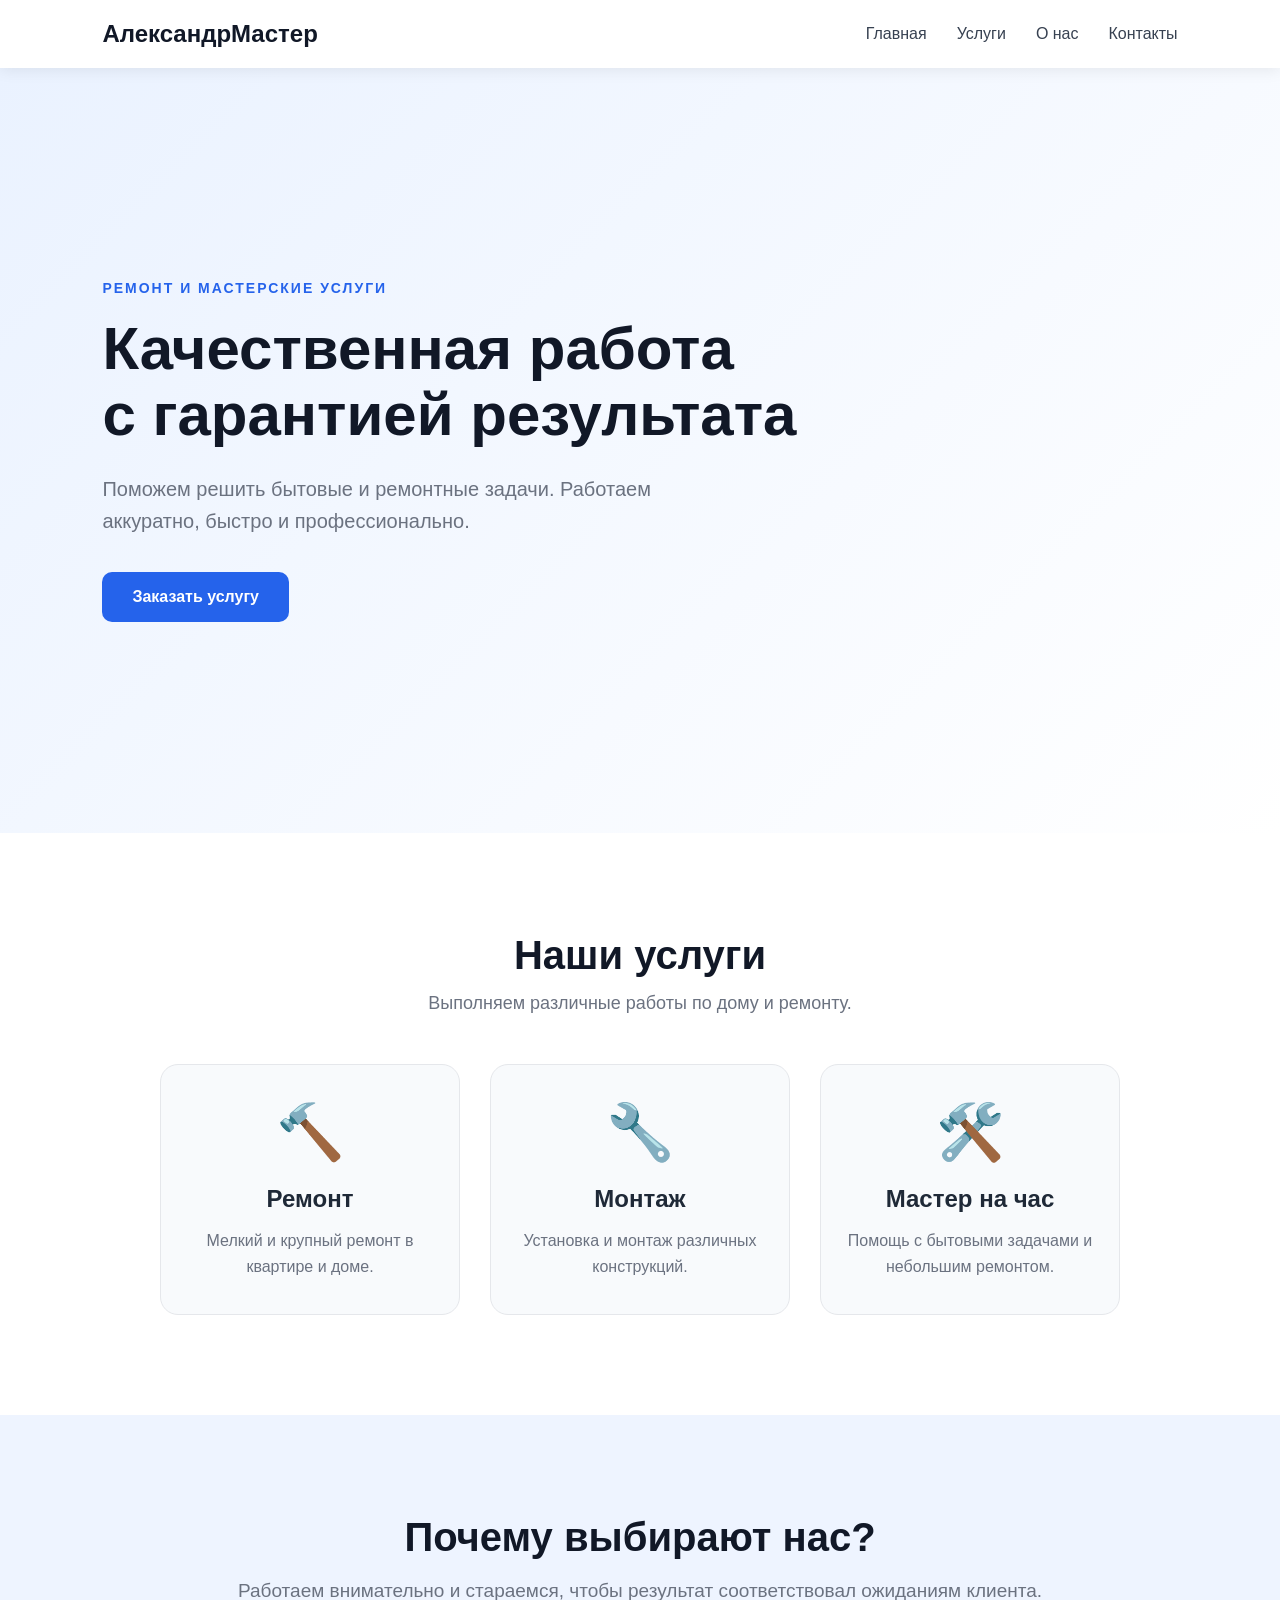
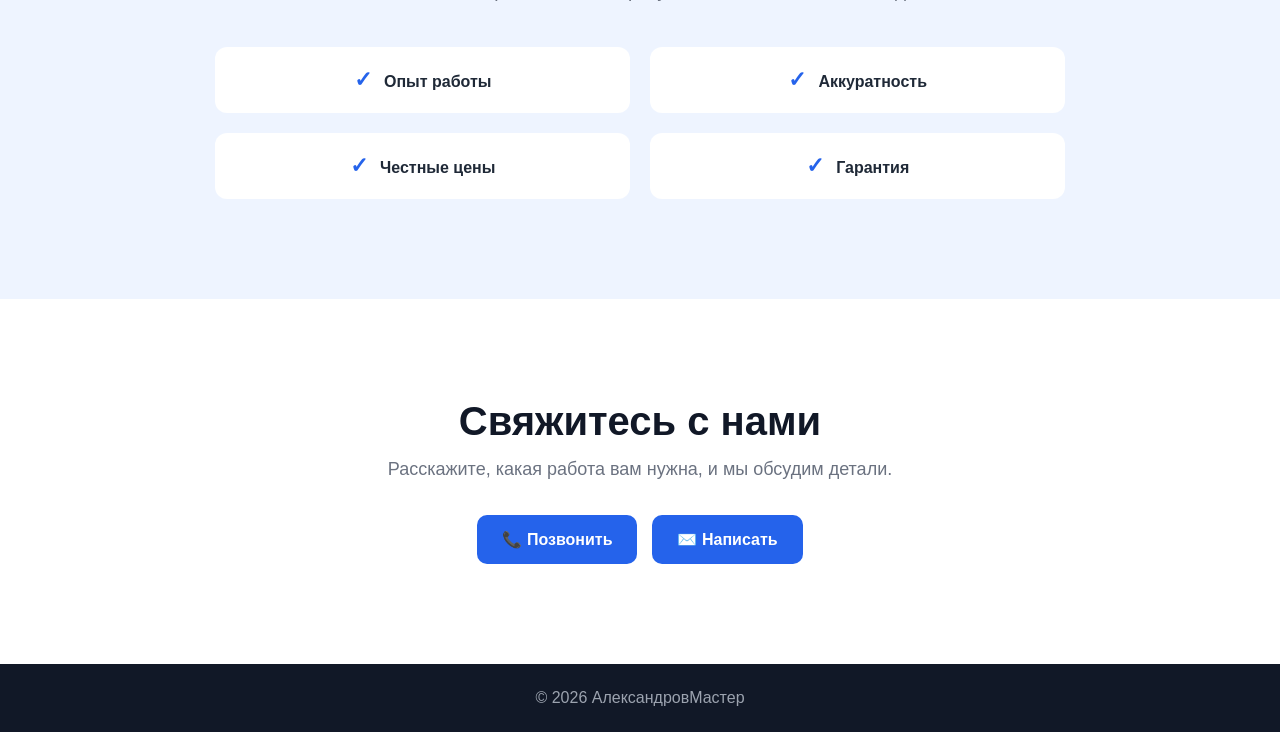
<file: master/index.html>
<!DOCTYPE html>
<html lang="ru">

<head>

    <meta charset="UTF-8">

    <meta name="viewport" content="width=device-width, initial-scale=1.0">

    <title>АлександровМастер — ремонт и услуги</title>

    <link rel="stylesheet" href="style.css">

</head>

<body>

    <header>

        <div class="logo">
            АлександрМастер
        </div>

        <nav>

            <a href="#home">Главная</a>

            <a href="#services">Услуги</a>

            <a href="#about">О нас</a>

            <a href="#contacts">Контакты</a>

        </nav>

    </header>


    <main>

        <section id="home" class="hero">

            <div class="hero-content">

                <p class="subtitle">
                    РЕМОНТ И МАСТЕРСКИЕ УСЛУГИ
                </p>

                <h1>
                    Качественная работа
                    <br>
                    с гарантией результата
                </h1>

                <p class="description">
                    Поможем решить бытовые и ремонтные задачи.
                    Работаем аккуратно, быстро и профессионально.
                </p>

                <a href="#contacts" class="button">
                    Заказать услугу
                </a>

            </div>

        </section>


        <section id="services" class="services">

            <h2>
                Наши услуги
            </h2>

            <p class="section-text">
                Выполняем различные работы по дому и ремонту.
            </p>


            <div class="service-cards">

                <div class="service-card">

                    <div class="icon">
                        🔨
                    </div>

                    <h3>
                        Ремонт
                    </h3>

                    <p>
                        Мелкий и крупный ремонт
                        в квартире и доме.
                    </p>

                </div>


                <div class="service-card">

                    <div class="icon">
                        🔧
                    </div>

                    <h3>
                        Монтаж
                    </h3>

                    <p>
                        Установка и монтаж
                        различных конструкций.
                    </p>

                </div>


                <div class="service-card">

                    <div class="icon">
                        🛠️
                    </div>

                    <h3>
                        Мастер на час
                    </h3>

                    <p>
                        Помощь с бытовыми задачами
                        и небольшим ремонтом.
                    </p>

                </div>

            </div>

        </section>


        <section id="about" class="about">

            <div class="about-content">

                <h2>
                    Почему выбирают нас?
                </h2>

                <p>
                    Работаем внимательно и стараемся,
                    чтобы результат соответствовал ожиданиям клиента.
                </p>

                <div class="advantages">

                    <div>
                        <strong>✓</strong>
                        Опыт работы
                    </div>

                    <div>
                        <strong>✓</strong>
                        Аккуратность
                    </div>

                    <div>
                        <strong>✓</strong>
                        Честные цены
                    </div>

                    <div>
                        <strong>✓</strong>
                        Гарантия
                    </div>

                </div>

            </div>

        </section>


        <section id="contacts" class="contacts">

            <h2>
                Свяжитесь с нами
            </h2>

            <p>
                Расскажите, какая работа вам нужна,
                и мы обсудим детали.
            </p>

            <div class="contact-buttons">

                <a href="tel:+79999999999" class="contact-button">
                    📞 Позвонить
                </a>

                <a href="mailto:example@mail.ru" class="contact-button">
                    ✉️ Написать
                </a>

            </div>

        </section>

    </main>


    <footer>

        <p>
            © 2026 АлександровМастер
        </p>

    </footer>


</body>

</html>
</file>
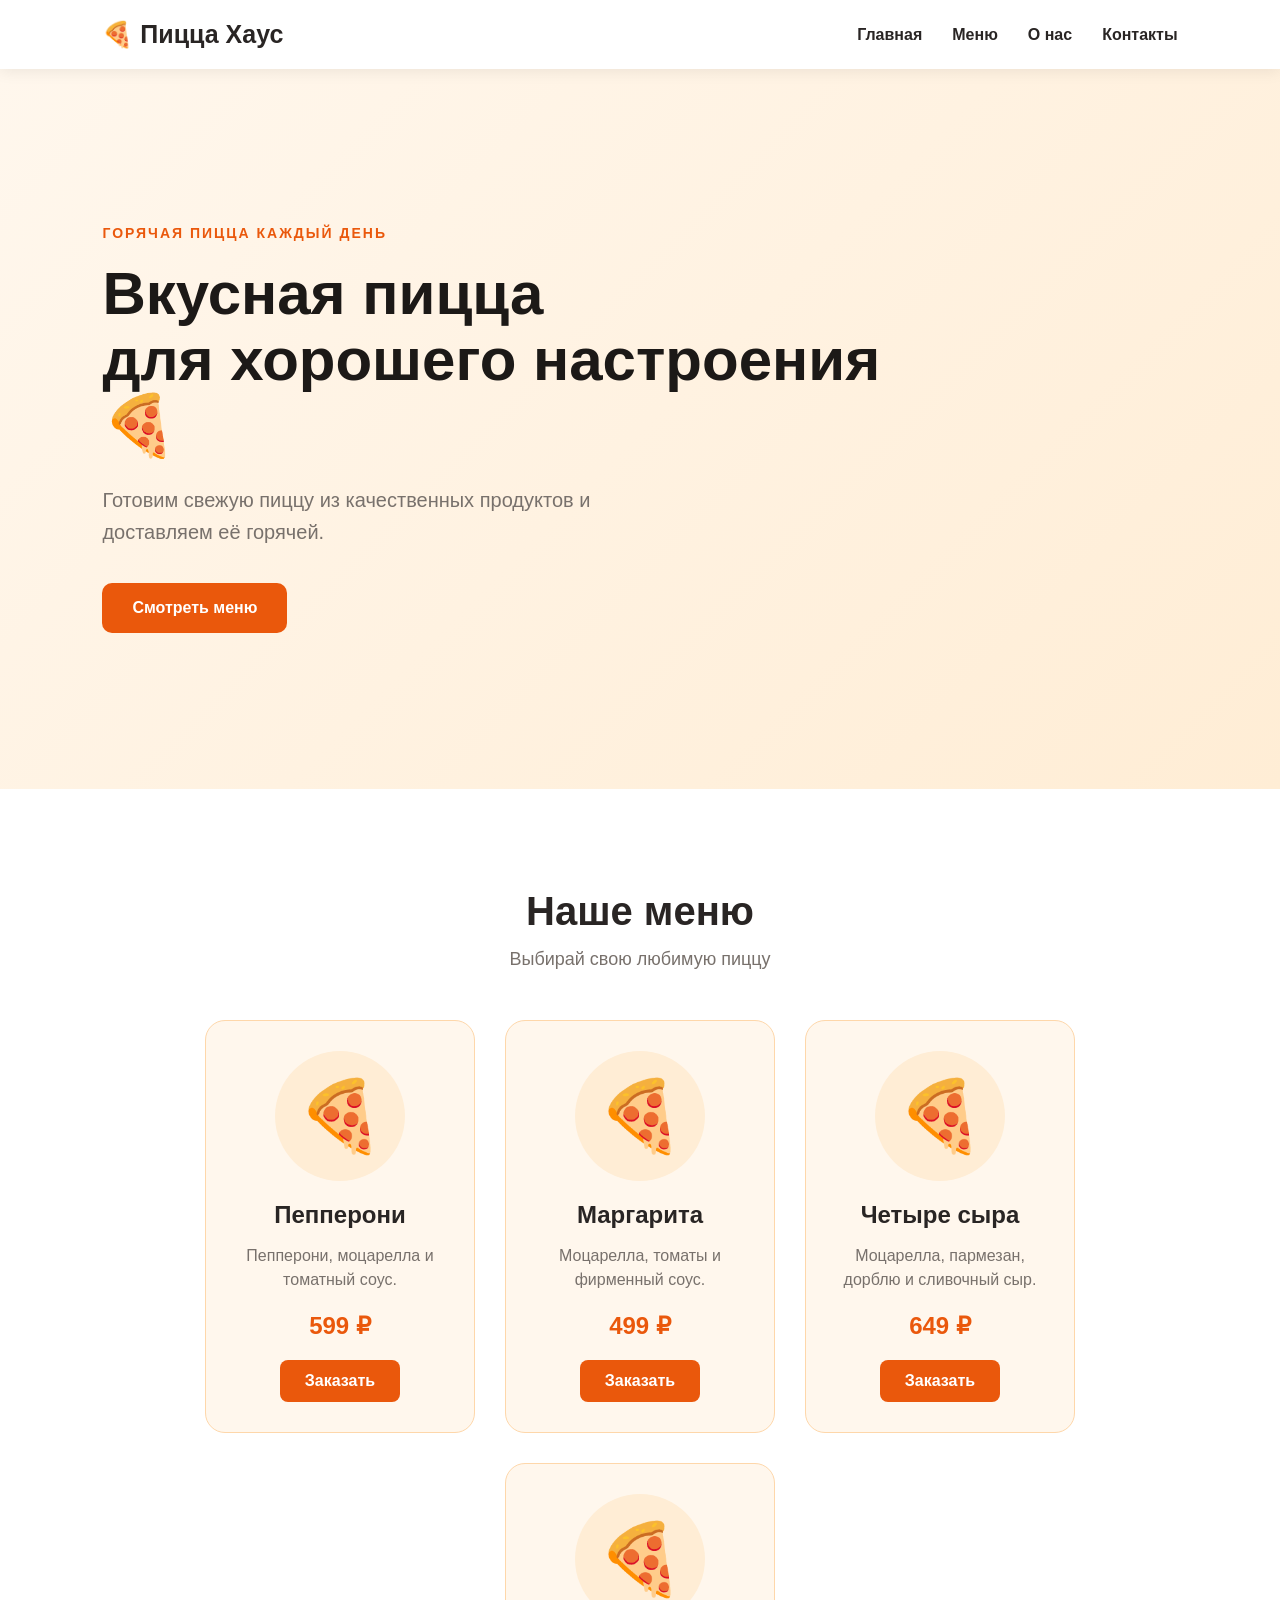
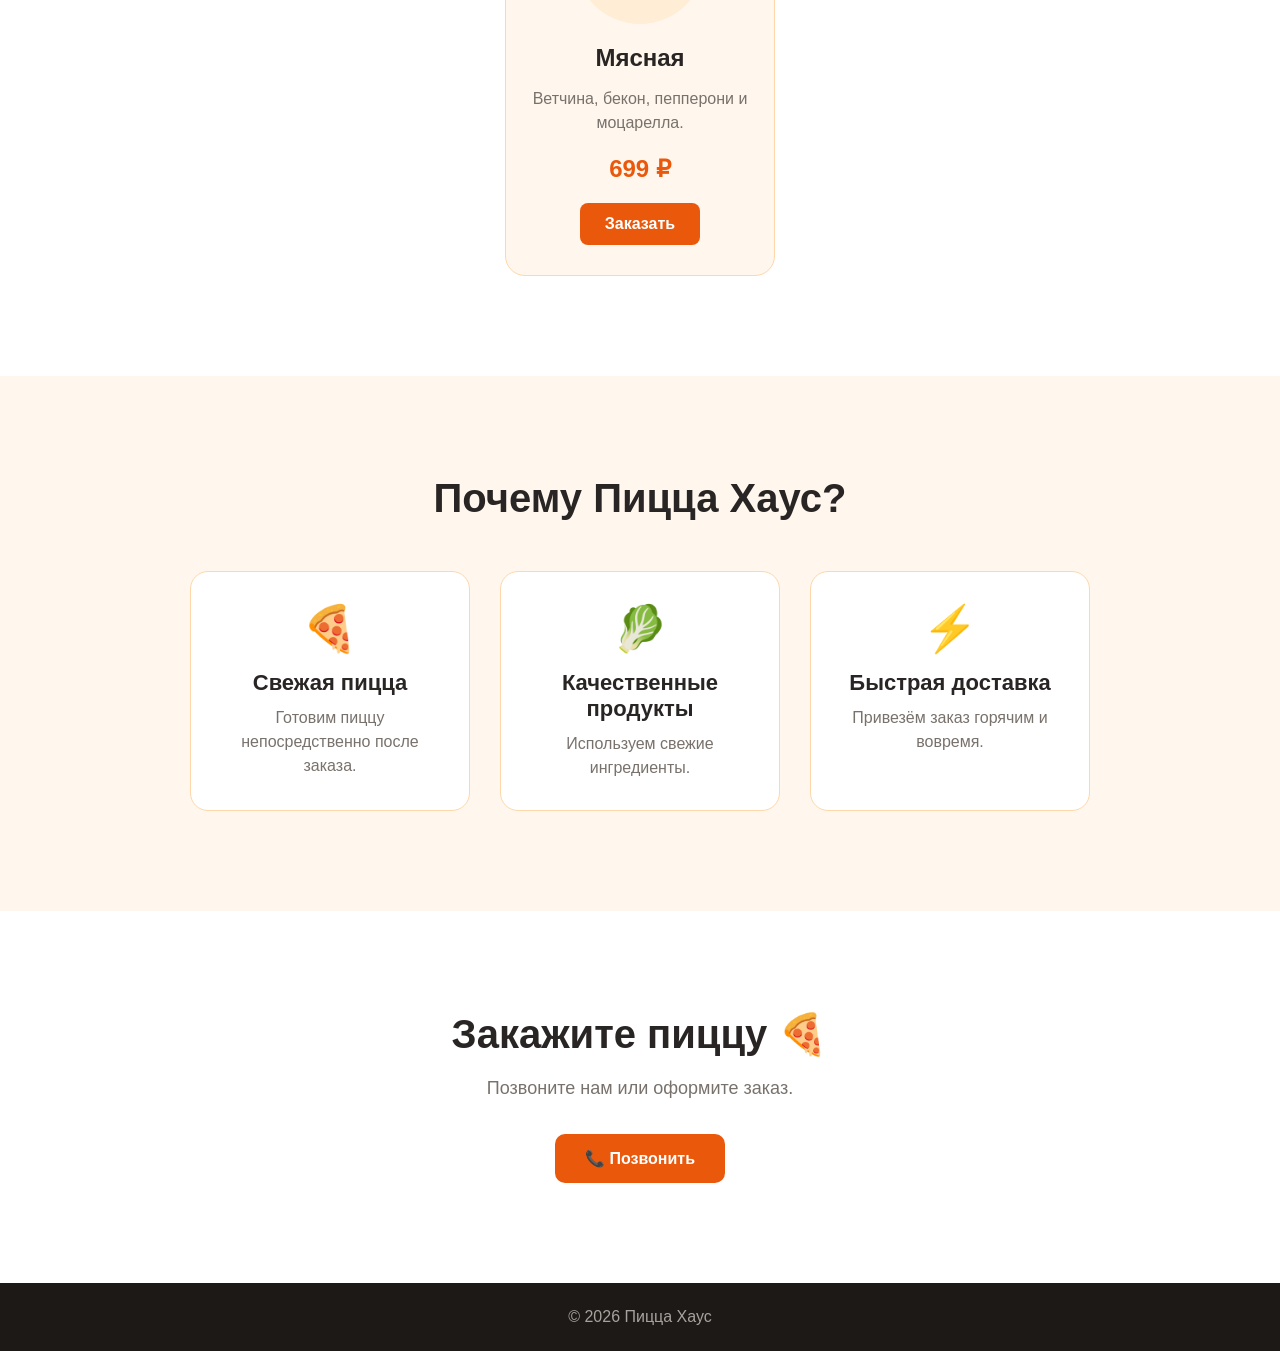
<file: pizza/index.html>
<!DOCTYPE html>
<html lang="ru">

<head>
    <meta charset="UTF-8">
    <meta name="viewport" content="width=device-width, initial-scale=1.0">

    <title>Пицца Хаус</title>

    <link rel="stylesheet" href="style.css">
</head>

<body>

<header>

    <div class="logo">
        🍕 Пицца Хаус
    </div>

    <nav>
        <a href="#home">Главная</a>
        <a href="#menu">Меню</a>
        <a href="#about">О нас</a>
        <a href="#contacts">Контакты</a>
    </nav>

</header>


<main>

    <section id="home" class="hero">

        <div class="hero-content">

            <p class="subtitle">
                ГОРЯЧАЯ ПИЦЦА КАЖДЫЙ ДЕНЬ
            </p>

            <h1>
                Вкусная пицца
                <br>
                для хорошего настроения 🍕
            </h1>

            <p class="description">
                Готовим свежую пиццу из качественных
                продуктов и доставляем её горячей.
            </p>

            <a href="#menu" class="button">
                Смотреть меню
            </a>

        </div>

    </section>


    <section id="menu" class="menu">

        <h2>
            Наше меню
        </h2>

        <p class="section-text">
            Выбирай свою любимую пиццу
        </p>


        <div class="pizza-cards">


            <div class="pizza-card">

                <div class="pizza-image">
                    🍕
                </div>

                <h3>
                    Пепперони
                </h3>

                <p>
                    Пепперони, моцарелла
                    и томатный соус.
                </p>

                <div class="price">
                    599 ₽
                </div>

                <button>
                    Заказать
                </button>

            </div>


            <div class="pizza-card">

                <div class="pizza-image">
                    🍕
                </div>

                <h3>
                    Маргарита
                </h3>

                <p>
                    Моцарелла, томаты
                    и фирменный соус.
                </p>

                <div class="price">
                    499 ₽
                </div>

                <button>
                    Заказать
                </button>

            </div>


            <div class="pizza-card">

                <div class="pizza-image">
                    🍕
                </div>

                <h3>
                    Четыре сыра
                </h3>

                <p>
                    Моцарелла, пармезан,
                    дорблю и сливочный сыр.
                </p>

                <div class="price">
                    649 ₽
                </div>

                <button>
                    Заказать
                </button>

            </div>


            <div class="pizza-card">

                <div class="pizza-image">
                    🍕
                </div>

                <h3>
                    Мясная
                </h3>

                <p>
                    Ветчина, бекон,
                    пепперони и моцарелла.
                </p>

                <div class="price">
                    699 ₽
                </div>

                <button>
                    Заказать
                </button>

            </div>

        </div>

    </section>


    <section id="about" class="about">

        <h2>
            Почему Пицца Хаус?
        </h2>

        <div class="advantages">

            <div class="advantage">
                <div class="advantage-icon">🍕</div>

                <h3>
                    Свежая пицца
                </h3>

                <p>
                    Готовим пиццу непосредственно
                    после заказа.
                </p>
            </div>


            <div class="advantage">
                <div class="advantage-icon">🥬</div>

                <h3>
                    Качественные продукты
                </h3>

                <p>
                    Используем свежие
                    ингредиенты.
                </p>
            </div>


            <div class="advantage">
                <div class="advantage-icon">⚡</div>

                <h3>
                    Быстрая доставка
                </h3>

                <p>
                    Привезём заказ горячим
                    и вовремя.
                </p>
            </div>

        </div>

    </section>


    <section id="contacts" class="contacts">

        <h2>
            Закажите пиццу 🍕
        </h2>

        <p>
            Позвоните нам или оформите заказ.
        </p>

        <a href="tel:+79999999999" class="contact-button">
            📞 Позвонить
        </a>

    </section>

</main>


<footer>

    © 2026 Пицца Хаус

</footer>

</body>

</html>
</file>
<file: master/style.css>
* {
    margin: 0;
    padding: 0;
    box-sizing: border-box;
}

html {
    scroll-behavior: smooth;
}

body {
    font-family: Arial, sans-serif;
    background: #f5f7fa;
    color: #1f2937;
}

/* Шапка */

header {
    width: 100%;
    padding: 20px 8%;
    display: flex;
    justify-content: space-between;
    align-items: center;
    background: white;
    position: sticky;
    top: 0;
    z-index: 1000;
    box-shadow: 0 2px 15px rgba(0, 0, 0, 0.08);
}

.logo {
    font-size: 24px;
    font-weight: bold;
    color: #111827;
}

nav {
    display: flex;
    gap: 30px;
}

nav a {
    color: #374151;
    text-decoration: none;
    font-size: 16px;
    transition: 0.3s;
}

nav a:hover {
    color: #2563eb;
}

/* Главный экран */

.hero {
    min-height: 85vh;
    display: flex;
    align-items: center;
    padding: 80px 8%;
    background: linear-gradient(135deg, #eaf2ff, #ffffff);
}

.hero-content {
    max-width: 800px;
}

.subtitle {
    color: #2563eb;
    font-size: 14px;
    font-weight: bold;
    letter-spacing: 2px;
    margin-bottom: 20px;
}

.hero h1 {
    font-size: 60px;
    line-height: 1.1;
    margin-bottom: 25px;
    color: #111827;
}

.description {
    max-width: 650px;
    font-size: 20px;
    line-height: 1.6;
    color: #6b7280;
    margin-bottom: 35px;
}

.button {
    display: inline-block;
    padding: 16px 30px;
    background: #2563eb;
    color: white;
    text-decoration: none;
    border-radius: 10px;
    font-weight: bold;
    transition: 0.3s;
}

.button:hover {
    background: #1d4ed8;
    transform: translateY(-3px);
}

/* Услуги */

.services {
    padding: 100px 8%;
    text-align: center;
    background: white;
}

.services h2,
.about h2,
.contacts h2 {
    font-size: 40px;
    margin-bottom: 15px;
    color: #111827;
}

.section-text {
    color: #6b7280;
    font-size: 18px;
    margin-bottom: 50px;
}

.service-cards {
    display: flex;
    justify-content: center;
    gap: 30px;
    flex-wrap: wrap;
}

.service-card {
    width: 300px;
    padding: 35px 25px;
    background: #f8fafc;
    border-radius: 18px;
    border: 1px solid #e5e7eb;
    transition: 0.3s;
}

.service-card:hover {
    transform: translateY(-8px);
    box-shadow: 0 15px 30px rgba(0, 0, 0, 0.08);
}

.icon {
    font-size: 55px;
    margin-bottom: 20px;
}

.service-card h3 {
    font-size: 24px;
    margin-bottom: 15px;
}

.service-card p {
    color: #6b7280;
    line-height: 1.6;
}

/* О нас */

.about {
    padding: 100px 8%;
    background: #eef4ff;
}

.about-content {
    max-width: 850px;
    margin: auto;
    text-align: center;
}

.about-content > p {
    font-size: 19px;
    line-height: 1.7;
    color: #6b7280;
    margin-bottom: 40px;
}

.advantages {
    display: grid;
    grid-template-columns: 1fr 1fr;
    gap: 20px;
}

.advantages div {
    padding: 20px;
    background: white;
    border-radius: 12px;
    font-weight: bold;
}

.advantages strong {
    color: #2563eb;
    font-size: 22px;
    margin-right: 8px;
}

/* Контакты */

.contacts {
    padding: 100px 20px;
    text-align: center;
    background: white;
}

.contacts p {
    color: #6b7280;
    font-size: 18px;
    margin-bottom: 35px;
}

.contact-buttons {
    display: flex;
    justify-content: center;
    gap: 15px;
    flex-wrap: wrap;
}

.contact-button {
    display: inline-block;
    padding: 15px 25px;
    background: #2563eb;
    color: white;
    text-decoration: none;
    border-radius: 10px;
    font-weight: bold;
    transition: 0.3s;
}

.contact-button:hover {
    background: #1d4ed8;
    transform: translateY(-3px);
}

/* Подвал */

footer {
    padding: 25px;
    text-align: center;
    background: #111827;
    color: #9ca3af;
}

/* Телефон */

@media (max-width: 700px) {

    header {
        flex-direction: column;
        gap: 15px;
    }

    nav {
        gap: 15px;
        flex-wrap: wrap;
        justify-content: center;
    }

    .hero {
        min-height: 75vh;
        padding: 60px 20px;
    }

    .hero h1 {
        font-size: 40px;
    }

    .description {
        font-size: 17px;
    }

    .services h2,
    .about h2,
    .contacts h2 {
        font-size: 32px;
    }

    .advantages {
        grid-template-columns: 1fr;
    }

}
</file>
<file: pizza/style.css>
* {
    margin: 0;
    padding: 0;
    box-sizing: border-box;
}

html {
    scroll-behavior: smooth;
}

body {
    font-family: Arial, sans-serif;
    background: #fff7ed;
    color: #292524;
}


/* ШАПКА */

header {
    width: 100%;

    padding: 20px 8%;

    display: flex;
    justify-content: space-between;
    align-items: center;

    background: white;

    position: sticky;
    top: 0;

    z-index: 1000;

    box-shadow: 0 2px 15px rgba(0, 0, 0, 0.08);
}

.logo {
    font-size: 25px;
    font-weight: bold;
}

nav {
    display: flex;
    gap: 30px;
}

nav a {
    color: #292524;
    text-decoration: none;

    font-weight: bold;

    transition: 0.3s;
}

nav a:hover {
    color: #ea580c;
}


/* ГЛАВНАЯ */

.hero {
    min-height: 80vh;

    display: flex;
    align-items: center;

    padding: 80px 8%;

    background: linear-gradient(
        135deg,
        #fff7ed,
        #ffedd5
    );
}

.hero-content {
    max-width: 800px;
}

.subtitle {
    color: #ea580c;

    font-size: 14px;
    font-weight: bold;

    letter-spacing: 2px;

    margin-bottom: 20px;
}

.hero h1 {
    font-size: 60px;

    line-height: 1.1;

    margin-bottom: 25px;

    color: #1c1917;
}

.description {
    max-width: 600px;

    font-size: 20px;

    line-height: 1.6;

    color: #78716c;

    margin-bottom: 35px;
}

.button {
    display: inline-block;

    padding: 16px 30px;

    background: #ea580c;

    color: white;

    text-decoration: none;

    border-radius: 10px;

    font-weight: bold;

    transition: 0.3s;
}

.button:hover {
    background: #c2410c;

    transform: translateY(-3px);
}


/* МЕНЮ */

.menu {
    padding: 100px 8%;

    background: white;

    text-align: center;
}

.menu h2 {
    font-size: 40px;

    margin-bottom: 15px;
}

.section-text {
    color: #78716c;

    font-size: 18px;

    margin-bottom: 50px;
}


/* КАРТОЧКИ */

.pizza-cards {
    display: flex;

    justify-content: center;

    align-items: stretch;

    gap: 30px;

    flex-wrap: wrap;
}

.pizza-card {
    width: 270px;

    padding: 30px 25px;

    background: #fff7ed;

    border-radius: 20px;

    border: 1px solid #fed7aa;

    display: flex;

    flex-direction: column;

    align-items: center;

    text-align: center;

    transition: 0.3s;
}

.pizza-card:hover {
    transform: translateY(-10px);

    box-shadow:
        0 15px 30px
        rgba(0, 0, 0, 0.12);
}


/* КАРТИНКА */

.pizza-image {
    width: 130px;
    height: 130px;

    display: flex;

    justify-content: center;
    align-items: center;

    background: #ffedd5;

    border-radius: 50%;

    font-size: 70px;

    margin-bottom: 20px;
}

.pizza-card h3 {
    font-size: 24px;

    margin-bottom: 15px;
}

.pizza-card p {
    color: #78716c;

    line-height: 1.5;

    margin-bottom: 20px;
}


/* ЦЕНА */

.price {
    margin-top: auto;

    margin-bottom: 20px;

    font-size: 24px;

    font-weight: bold;

    color: #ea580c;
}


/* КНОПКА */

.pizza-card button {
    border: none;

    padding: 12px 25px;

    border-radius: 8px;

    background: #ea580c;

    color: white;

    font-size: 16px;

    font-weight: bold;

    cursor: pointer;

    transition: 0.3s;
}

.pizza-card button:hover {
    background: #c2410c;

    transform: translateY(-3px);
}


/* О НАС */

.about {
    padding: 100px 8%;

    background: #fff7ed;

    text-align: center;
}

.about h2 {
    font-size: 40px;

    margin-bottom: 50px;
}

.advantages {
    display: flex;

    justify-content: center;

    gap: 30px;

    flex-wrap: wrap;
}

.advantage {
    width: 280px;

    padding: 30px;

    background: white;

    border-radius: 18px;

    border: 1px solid #fed7aa;
}

.advantage-icon {
    font-size: 45px;

    margin-bottom: 15px;
}

.advantage h3 {
    font-size: 22px;

    margin-bottom: 10px;
}

.advantage p {
    color: #78716c;

    line-height: 1.5;
}


/* КОНТАКТЫ */

.contacts {
    padding: 100px 20px;

    background: white;

    text-align: center;
}

.contacts h2 {
    font-size: 40px;

    margin-bottom: 20px;
}

.contacts p {
    color: #78716c;

    font-size: 18px;

    margin-bottom: 35px;
}

.contact-button {
    display: inline-block;

    padding: 15px 30px;

    background: #ea580c;

    color: white;

    text-decoration: none;

    border-radius: 10px;

    font-weight: bold;

    transition: 0.3s;
}

.contact-button:hover {
    background: #c2410c;

    transform: translateY(-3px);
}


/* ПОДВАЛ */

footer {
    padding: 25px;

    background: #1c1917;

    color: #a8a29e;

    text-align: center;
}


/* ТЕЛЕФОН */

@media (max-width: 750px) {

    header {
        flex-direction: column;

        gap: 15px;
    }

    nav {
        gap: 15px;

        flex-wrap: wrap;

        justify-content: center;
    }

    .hero {
        min-height: 70vh;

        padding: 60px 20px;

        text-align: center;
    }

    .hero h1 {
        font-size: 40px;
    }

    .description {
        font-size: 17px;
    }

    .menu h2,
    .about h2,
    .contacts h2 {
        font-size: 32px;
    }

}
</file>
